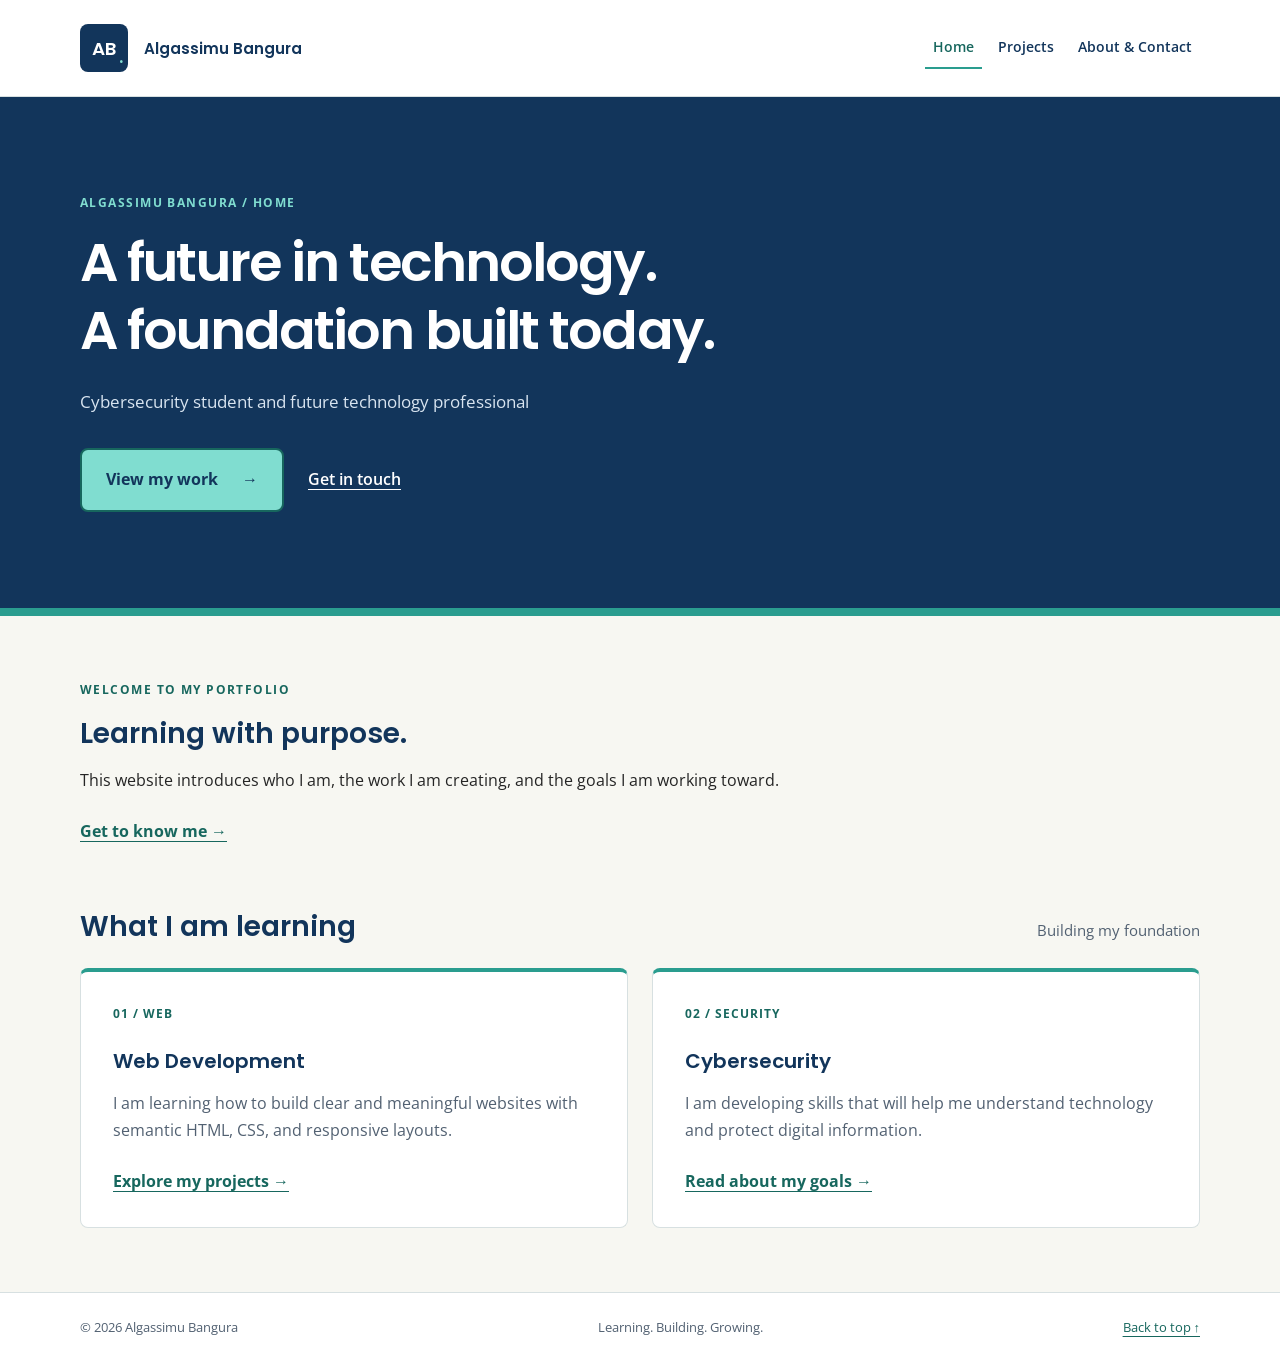
<file: index.html>
<!DOCTYPE html>
<html lang="en">
<head>
  <meta charset="UTF-8">
  <meta name="viewport" content="width=device-width, initial-scale=1.0">
  <meta name="description" content="Cybersecurity student and future technology professional — Algassimu Bangura’s personal portfolio.">
  <title>Home | Algassimu Bangura</title>
  <link rel="preconnect" href="https://fonts.googleapis.com">
  <link rel="preconnect" href="https://fonts.gstatic.com" crossorigin>
  <link href="https://fonts.googleapis.com/css2?family=Open+Sans:wght@400;600;700&amp;family=Poppins:wght@500;600;700&amp;display=swap" rel="stylesheet">
  <link rel="stylesheet" href="styles.css?v=4">
</head>
<body>
  <a class="skip-link" href="#main-content">Skip to content</a>
  <header class="site-header"><div class="container header-inner"><a class="brand" href="index.html" aria-label="Algassimu Bangura home"><span class="brand-mark" aria-hidden="true">AB<span>.</span></span><span>Algassimu Bangura</span></a><nav aria-label="Main navigation"><ul><li><a href="index.html" aria-current="page">Home</a></li><li><a href="projects.html">Projects</a></li><li><a href="about.html">About &amp; Contact</a></li></ul></nav></div></header>
  <main id="main-content">
    <section class="hero" aria-labelledby="page-title"><div class="container hero-inner"><p class="eyebrow">ALGASSIMU BANGURA / HOME</p><h1 id="page-title">A future in technology.<br>A foundation built today.</h1><p class="hero-description">Cybersecurity student and future technology professional</p><div class="hero-actions"><a class="button" href="projects.html">View my work <span aria-hidden="true">&rarr;</span></a><a class="hero-link" href="about.html#contact">Get in touch</a></div></div></section>
    <div class="container page-content"><section class="intro" aria-labelledby="welcome"><p class="eyebrow">Welcome to my portfolio</p><h2 id="welcome">Learning with purpose.</h2><p>This website introduces who I am, the work I am creating, and the goals I am working toward.</p><a class="text-link" href="about.html">Get to know me <span aria-hidden="true">&rarr;</span></a></section>
<section aria-labelledby="learning"><div class="section-heading"><h2 id="learning">What I am learning</h2><span class="section-note">Building my foundation</span></div><div class="card-grid"><article class="card"><span class="card-number" aria-hidden="true">01 / WEB</span><h3>Web Development</h3><p>I am learning how to build clear and meaningful websites with semantic HTML, CSS, and responsive layouts.</p><a class="text-link" href="projects.html">Explore my projects &rarr;</a></article><article class="card"><span class="card-number" aria-hidden="true">02 / SECURITY</span><h3>Cybersecurity</h3><p>I am developing skills that will help me understand technology and protect digital information.</p><a class="text-link" href="about.html#goals">Read about my goals &rarr;</a></article></div></section></div>
  </main>
  <footer class="site-footer"><div class="container footer-inner"><p>&copy; 2026 Algassimu Bangura</p><p>Learning. Building. Growing.</p><a href="#page-title">Back to top &uarr;</a></div></footer>
</body>
</html>
</file>
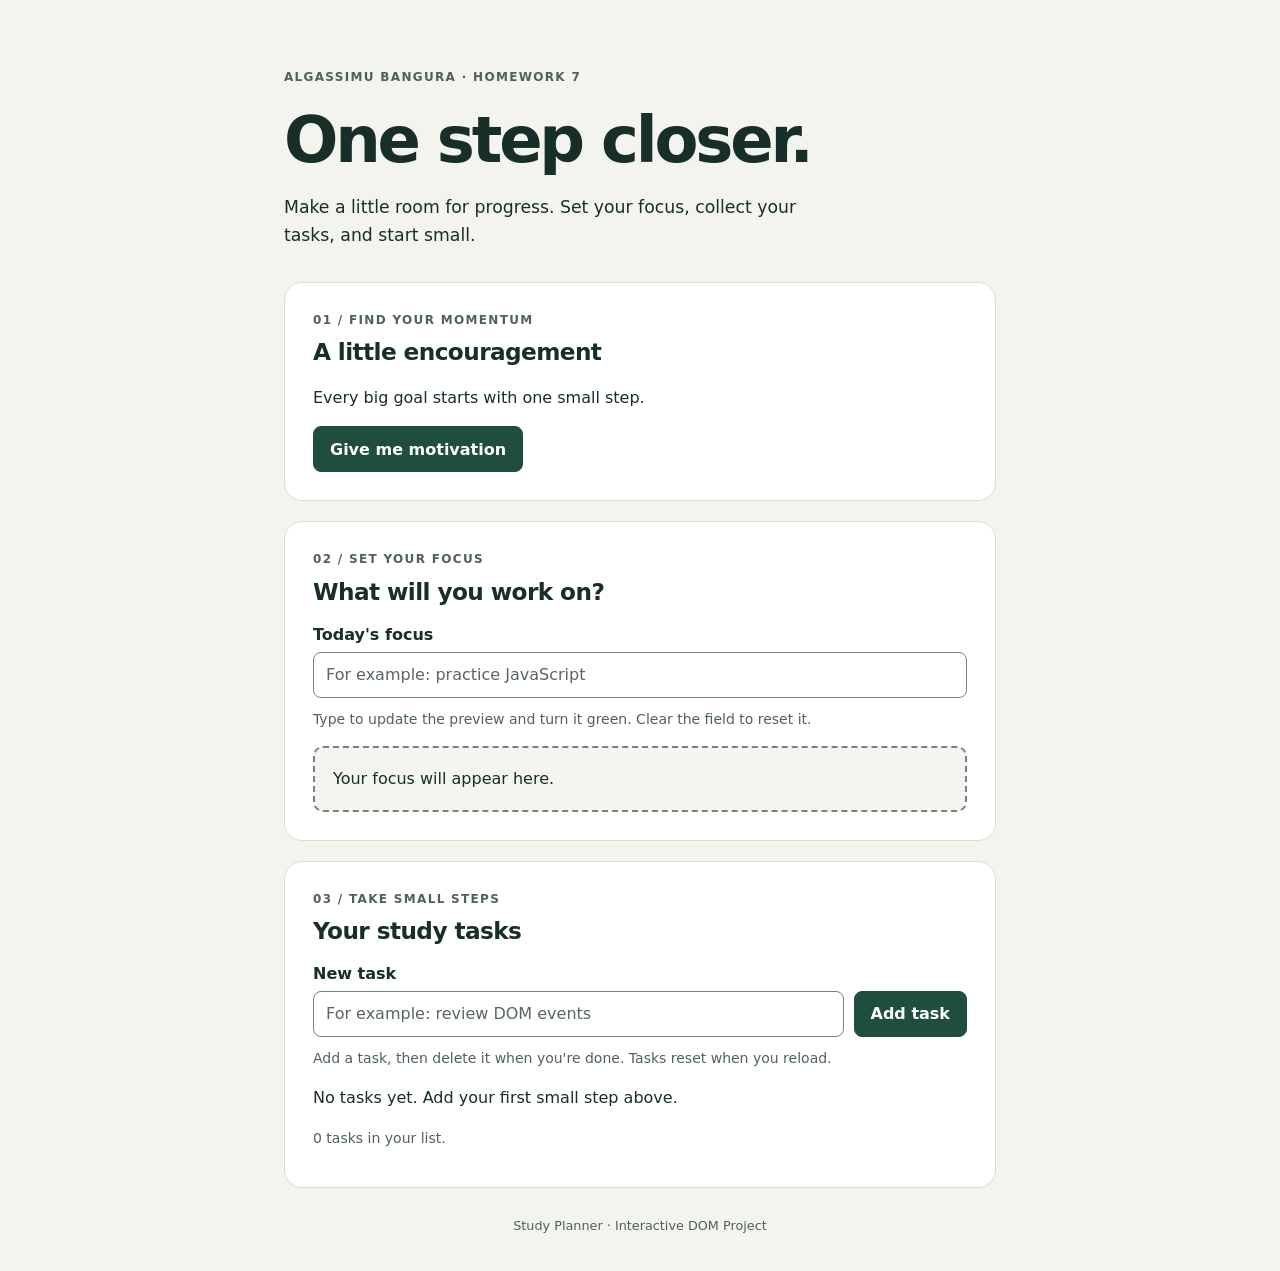
<file: homework7/index.html>
<!DOCTYPE html>
<html lang="en">
<head>
  <meta charset="UTF-8">
  <meta name="viewport" content="width=device-width, initial-scale=1.0">
  <title>Study Planner | Algassimu Bangura</title>
  <link rel="stylesheet" href="styles.css">
  <script src="script.js" defer></script>
</head>
<body>
  <main>
    <header>
      <p class="eyebrow">ALGASSIMU BANGURA · HOMEWORK 7</p>
      <h1>One step closer.</h1>
      <p class="intro">Make a little room for progress. Set your focus, collect your tasks, and start small.</p>
    </header>

    <section class="card" aria-labelledby="motivation-heading">
      <p class="step">01 / FIND YOUR MOMENTUM</p>
      <h2 id="motivation-heading">A little encouragement</h2>
      <p id="motivation-message" role="status">Every big goal starts with one small step.</p>
      <button id="motivation-button" type="button">Give me motivation</button>
    </section>

    <section class="card" aria-labelledby="focus-heading">
      <p class="step">02 / SET YOUR FOCUS</p>
      <h2 id="focus-heading">What will you work on?</h2>
      <label for="focus-input">Today's focus</label>
      <input id="focus-input" type="text" maxlength="80" placeholder="For example: practice JavaScript" aria-describedby="focus-help">
      <p id="focus-help" class="hint">Type to update the preview and turn it green. Clear the field to reset it.</p>
      <p id="focus-preview" class="focus-preview">Your focus will appear here.</p>
    </section>

    <section class="card" aria-labelledby="tasks-heading">
      <p class="step">03 / TAKE SMALL STEPS</p>
      <h2 id="tasks-heading">Your study tasks</h2>
      <form id="task-form">
        <label for="task-input">New task</label>
        <div class="input-row">
          <input id="task-input" type="text" maxlength="120" placeholder="For example: review DOM events" aria-describedby="task-help task-error" required>
          <button type="submit">Add task</button>
        </div>
        <p id="task-help" class="hint">Add a task, then delete it when you're done. Tasks reset when you reload.</p>
        <p id="task-error" class="error" role="alert"></p>
      </form>
      <p id="empty-message">No tasks yet. Add your first small step above.</p>
      <ul id="task-list" aria-label="Study tasks"></ul>
      <p id="task-status" class="hint" role="status">0 tasks in your list.</p>
    </section>
    <footer>Study Planner · Interactive DOM Project</footer>
  </main>
</body>
</html>
</file>
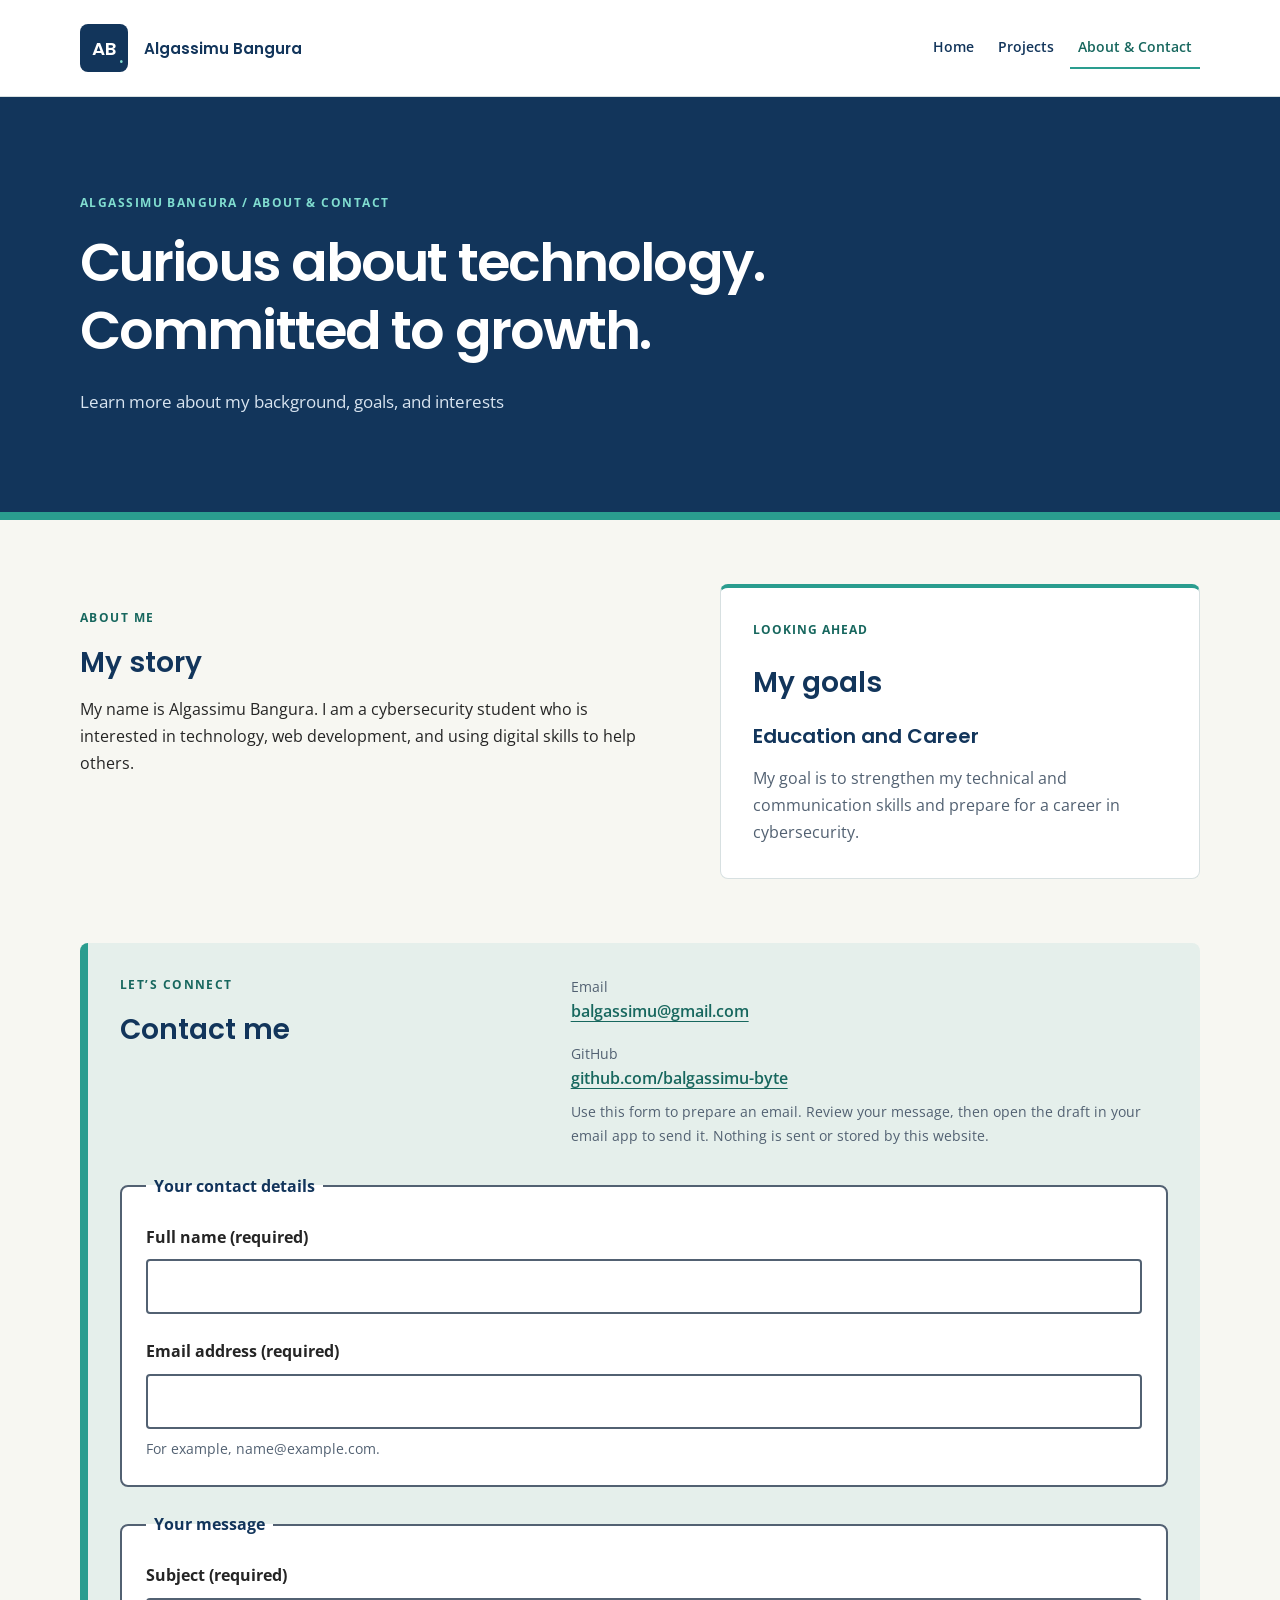
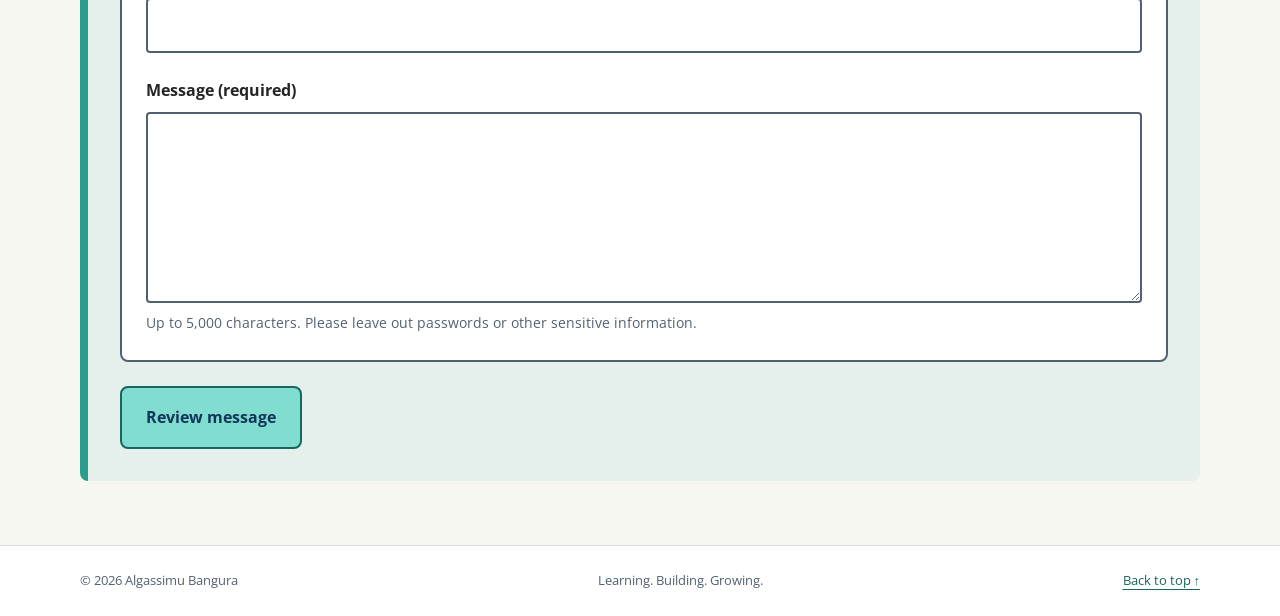
<file: about.html>
<!DOCTYPE html>
<html lang="en">
<head>
  <meta charset="UTF-8">
  <meta name="viewport" content="width=device-width, initial-scale=1.0">
  <meta name="description" content="Learn more about my background, goals, and interests — Algassimu Bangura’s personal portfolio.">
  <title>About &amp; Contact | Algassimu Bangura</title>
  <link rel="preconnect" href="https://fonts.googleapis.com">
  <link rel="preconnect" href="https://fonts.gstatic.com" crossorigin>
  <link href="https://fonts.googleapis.com/css2?family=Open+Sans:wght@400;600;700&amp;family=Poppins:wght@500;600;700&amp;display=swap" rel="stylesheet">
  <link rel="stylesheet" href="styles.css?v=4">
</head>
<body>
  <a class="skip-link" href="#main-content">Skip to content</a>
  <header class="site-header"><div class="container header-inner"><a class="brand" href="index.html" aria-label="Algassimu Bangura home"><span class="brand-mark" aria-hidden="true">AB<span>.</span></span><span>Algassimu Bangura</span></a><nav aria-label="Main navigation"><ul><li><a href="index.html">Home</a></li><li><a href="projects.html">Projects</a></li><li><a href="about.html" aria-current="page">About &amp; Contact</a></li></ul></nav></div></header>
  <main id="main-content" tabindex="-1">
    <section class="hero" aria-labelledby="page-title"><div class="container hero-inner"><p class="eyebrow">ALGASSIMU BANGURA / ABOUT &amp; CONTACT</p><h1 id="page-title">Curious about technology.<br>Committed to growth.</h1><p class="hero-description">Learn more about my background, goals, and interests</p></div></section>
    <div class="container page-content"><div class="about-grid"><section class="story" aria-labelledby="story"><p class="eyebrow">About me</p><h2 id="story">My story</h2><p>My name is Algassimu Bangura. I am a cybersecurity student who is interested in technology, web development, and using digital skills to help others.</p></section><section class="card" id="goals" aria-labelledby="goals-title"><span class="card-number">LOOKING AHEAD</span><h2 id="goals-title">My goals</h2><article><h3>Education and Career</h3><p>My goal is to strengthen my technical and communication skills and prepare for a career in cybersecurity.</p></article></section></div><section class="contact-panel" id="contact" aria-labelledby="contact-title"><div><p class="eyebrow">Let’s connect</p><h2 id="contact-title">Contact me</h2></div><div class="contact-details"><address><p><span>Email</span><a href="mailto:balgassimu@gmail.com">balgassimu@gmail.com</a></p><p><span>GitHub</span><a href="https://github.com/balgassimu-byte">github.com/balgassimu-byte</a></p></address><p class="form-note" id="form-help">Use this form to prepare an email. Review your message, then open the draft in your email app to send it. Nothing is sent or stored by this website.</p></div>
      <form id="contact-form" class="contact-form" aria-describedby="form-help" action="about.html#contact" method="get">
        <noscript><p>JavaScript is needed to prepare the email draft. You can contact me directly using the email link above.</p></noscript>
        <div id="error-summary" class="error-summary" role="alert" tabindex="-1" hidden></div>
        <fieldset>
          <legend>Your contact details</legend>
          <div class="form-field">
            <label for="contact-name">Full name (required)</label>
            <input id="contact-name" name="name" autocomplete="name" required maxlength="100" aria-describedby="name-error">
            <p class="field-error" id="name-error" hidden></p>
          </div>
          <div class="form-field">
            <label for="contact-email">Email address (required)</label>
            <input id="contact-email" name="email" type="email" autocomplete="email" required maxlength="254" aria-describedby="email-help email-error">
            <p class="field-help" id="email-help">For example, name@example.com.</p>
            <p class="field-error" id="email-error" hidden></p>
          </div>
        </fieldset>
        <fieldset>
          <legend>Your message</legend>
          <div class="form-field">
            <label for="contact-subject">Subject (required)</label>
            <input id="contact-subject" name="subject" required maxlength="120" aria-describedby="subject-error">
            <p class="field-error" id="subject-error" hidden></p>
          </div>
          <div class="form-field">
            <label for="contact-message">Message (required)</label>
            <textarea id="contact-message" name="message" rows="6" required maxlength="5000" aria-describedby="message-help message-error"></textarea>
            <p class="field-help" id="message-help">Up to 5,000 characters. Please leave out passwords or other sensitive information.</p>
            <p class="field-error" id="message-error" hidden></p>
          </div>
        </fieldset>
        <button id="review-message" class="button" type="submit" disabled>Review message</button>
        <div id="draft-preview" class="draft-preview" role="region" aria-labelledby="draft-title" tabindex="-1" hidden>
          <h3 id="draft-title">Review your email draft</h3>
          <p id="draft-text" class="draft-text"></p>
          <p class="form-note">Your message has not been sent. Open the draft below, then send it from your email app.</p>
          <a id="email-draft" class="text-link">Open email draft</a>
        </div>
      </form>
      </section></div>
  </main>
  <footer class="site-footer"><div class="container footer-inner"><p>&copy; 2026 Algassimu Bangura</p><p>Learning. Building. Growing.</p><a href="#page-title">Back to top &uarr;</a></div></footer>
  <script src="contact.js" defer></script>
</body>
</html>
</file>
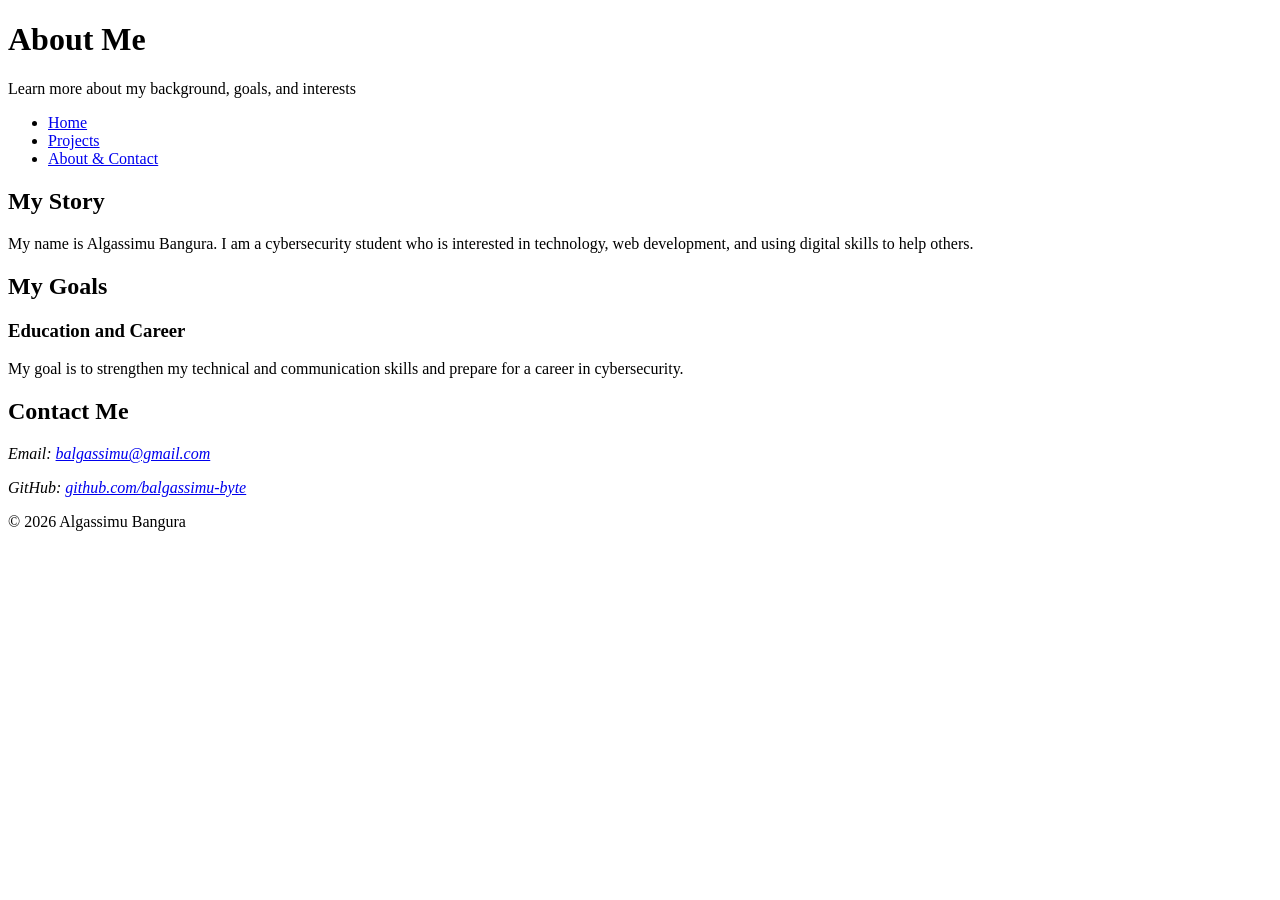
<file: about[1].html>
<!DOCTYPE html>
<html lang="en">
<head>
  <meta charset="UTF-8">
  <meta name="viewport" content="width=device-width, initial-scale=1.0">
  <title>About &amp; Contact | Algassimu Bangura</title>
</head>
<body>
  <header>
    <h1>About Me</h1>
    <p>Learn more about my background, goals, and interests</p>
    <nav aria-label="Main navigation">
      <ul>
        <li><a href="index.html">Home</a></li>
        <li><a href="projects.html">Projects</a></li>
        <li><a href="about.html" aria-current="page">About &amp; Contact</a></li>
      </ul>
    </nav>
  </header>

  <main>
    <section>
      <h2>My Story</h2>
      <p>My name is Algassimu Bangura. I am a cybersecurity student who is interested in technology, web development, and using digital skills to help others.</p>
    </section>

    <section>
      <h2>My Goals</h2>
      <article>
        <h3>Education and Career</h3>
        <p>My goal is to strengthen my technical and communication skills and prepare for a career in cybersecurity.</p>
      </article>
    </section>

    <section>
      <h2>Contact Me</h2>
      <address>
        <p>Email: <a href="mailto:balgassimu@gmail.com">balgassimu@gmail.com</a></p>
        <p>GitHub: <a href="https://github.com/balgassimu-byte">github.com/balgassimu-byte</a></p>
      </address>
    </section>
  </main>

  <footer>
    <p>&copy; 2026 Algassimu Bangura</p>
  </footer>
</body>
</html>
</file>
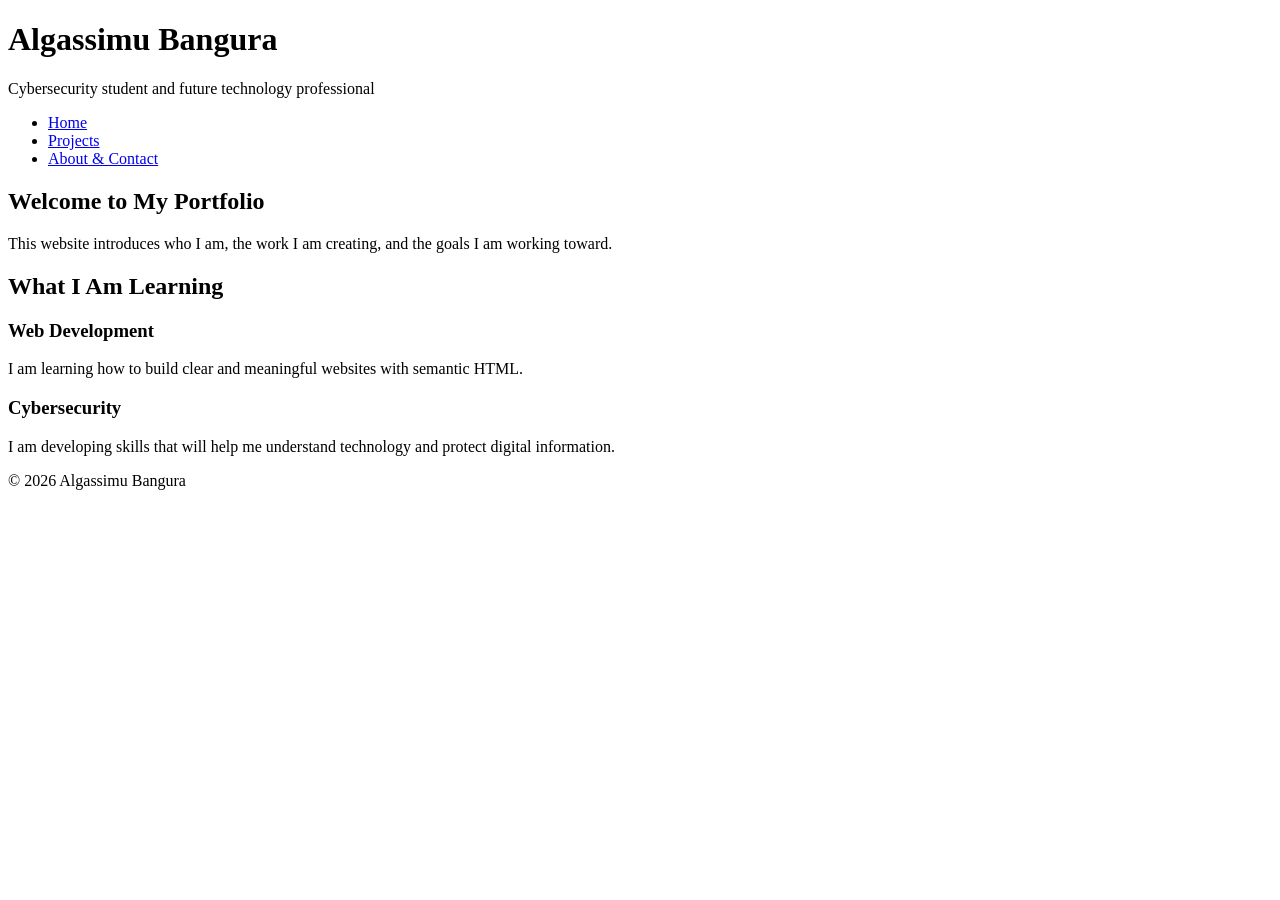
<file: index[1].html>
<!DOCTYPE html>
<html lang="en">
<head>
  <meta charset="UTF-8">
  <meta name="viewport" content="width=device-width, initial-scale=1.0">
  <title>Home | Algassimu Bangura</title>
</head>
<body>
  <header>
    <h1>Algassimu Bangura</h1>
    <p>Cybersecurity student and future technology professional</p>
    <nav aria-label="Main navigation">
      <ul>
        <li><a href="index.html" aria-current="page">Home</a></li>
        <li><a href="projects.html">Projects</a></li>
        <li><a href="about.html">About &amp; Contact</a></li>
      </ul>
    </nav>
  </header>

  <main>
    <section>
      <h2>Welcome to My Portfolio</h2>
      <p>This website introduces who I am, the work I am creating, and the goals I am working toward.</p>
    </section>

    <section>
      <h2>What I Am Learning</h2>
      <article>
        <h3>Web Development</h3>
        <p>I am learning how to build clear and meaningful websites with semantic HTML.</p>
      </article>
      <article>
        <h3>Cybersecurity</h3>
        <p>I am developing skills that will help me understand technology and protect digital information.</p>
      </article>
    </section>
  </main>

  <footer>
    <p>&copy; 2026 Algassimu Bangura</p>
  </footer>
</body>
</html>
</file>
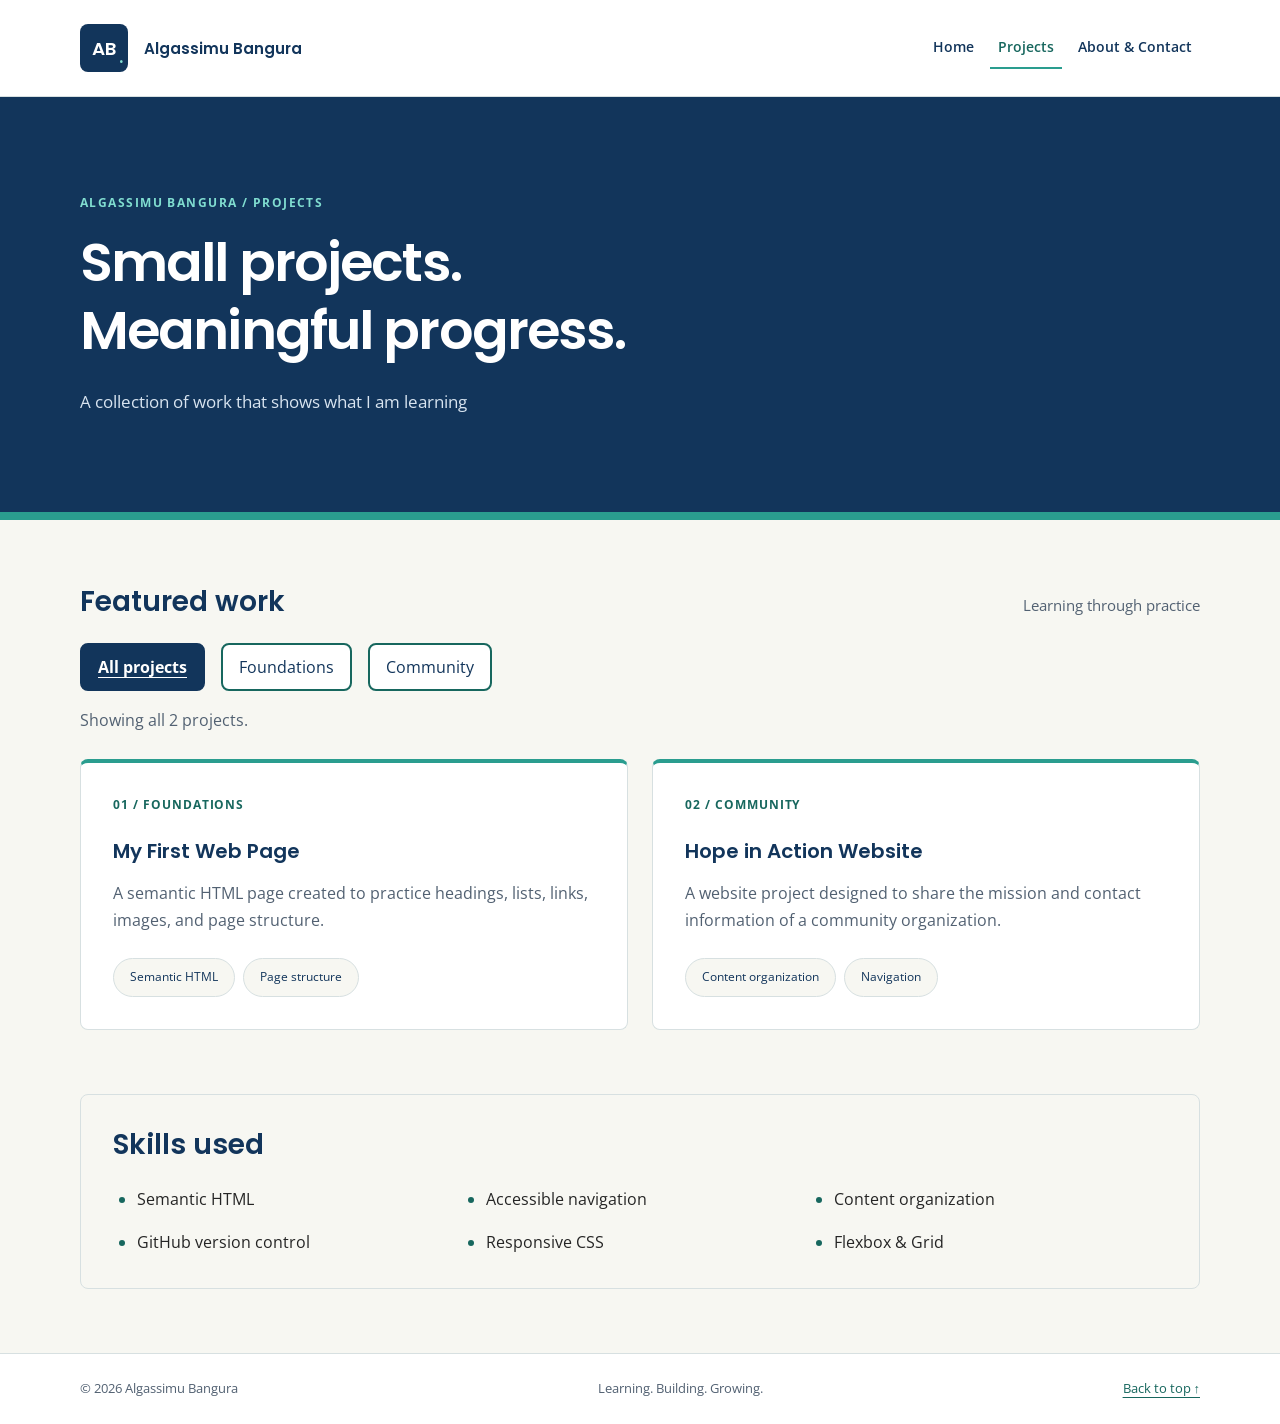
<file: projects.html>
<!DOCTYPE html>
<html lang="en">
<head>
  <meta charset="UTF-8">
  <meta name="viewport" content="width=device-width, initial-scale=1.0">
  <meta name="description" content="A collection of work that shows what I am learning — Algassimu Bangura’s personal portfolio.">
  <title>Projects | Algassimu Bangura</title>
  <link rel="preconnect" href="https://fonts.googleapis.com">
  <link rel="preconnect" href="https://fonts.gstatic.com" crossorigin>
  <link href="https://fonts.googleapis.com/css2?family=Open+Sans:wght@400;600;700&amp;family=Poppins:wght@500;600;700&amp;display=swap" rel="stylesheet">
  <link rel="stylesheet" href="styles.css?v=4">
</head>
<body>
  <a class="skip-link" href="#main-content">Skip to content</a>
  <header class="site-header"><div class="container header-inner"><a class="brand" href="index.html" aria-label="Algassimu Bangura home"><span class="brand-mark" aria-hidden="true">AB<span>.</span></span><span>Algassimu Bangura</span></a><nav aria-label="Main navigation"><ul><li><a href="index.html">Home</a></li><li><a href="projects.html" aria-current="page">Projects</a></li><li><a href="about.html">About &amp; Contact</a></li></ul></nav></div></header>
  <main id="main-content" tabindex="-1">
    <section class="hero" aria-labelledby="page-title"><div class="container hero-inner"><p class="eyebrow">ALGASSIMU BANGURA / PROJECTS</p><h1 id="page-title">Small projects.<br>Meaningful progress.</h1><p class="hero-description">A collection of work that shows what I am learning</p></div></section>
    <div class="container page-content"><section aria-labelledby="work"><div class="section-heading"><h2 id="work">Featured work</h2><span class="section-note">Learning through practice</span></div>
      <div id="project-filters" class="project-filters" role="group" aria-label="Filter projects" hidden>
        <button class="filter-button" type="button" data-filter="all" aria-pressed="true" aria-controls="project-list">All projects</button>
        <button class="filter-button" type="button" data-filter="foundations" aria-pressed="false" aria-controls="project-list">Foundations</button>
        <button class="filter-button" type="button" data-filter="community" aria-pressed="false" aria-controls="project-list">Community</button>
      </div>
      <p id="project-count" class="project-count" role="status" aria-atomic="true" hidden>Showing all 2 projects.</p>
      <div class="card-grid" id="project-list"><article class="card project-card" data-category="foundations"><span class="card-number" aria-hidden="true">01 / FOUNDATIONS</span><h3>My First Web Page</h3><p>A semantic HTML page created to practice headings, lists, links, images, and page structure.</p><ul class="tags" aria-label="Project skills"><li>Semantic HTML</li><li>Page structure</li></ul></article><article class="card project-card" data-category="community"><span class="card-number" aria-hidden="true">02 / COMMUNITY</span><h3>Hope in Action Website</h3><p>A website project designed to share the mission and contact information of a community organization.</p><ul class="tags" aria-label="Project skills"><li>Content organization</li><li>Navigation</li></ul></article></div></section><section class="skills-panel" aria-labelledby="skills"><h2 id="skills">Skills used</h2><ul class="skills-list"><li>Semantic HTML</li><li>Accessible navigation</li><li>Content organization</li><li>GitHub version control</li><li>Responsive CSS</li><li>Flexbox &amp; Grid</li></ul></section></div>
  </main>
  <footer class="site-footer"><div class="container footer-inner"><p>&copy; 2026 Algassimu Bangura</p><p>Learning. Building. Growing.</p><a href="#page-title">Back to top &uarr;</a></div></footer>
  <script src="projects.js" defer></script>
</body>
</html>
</file>
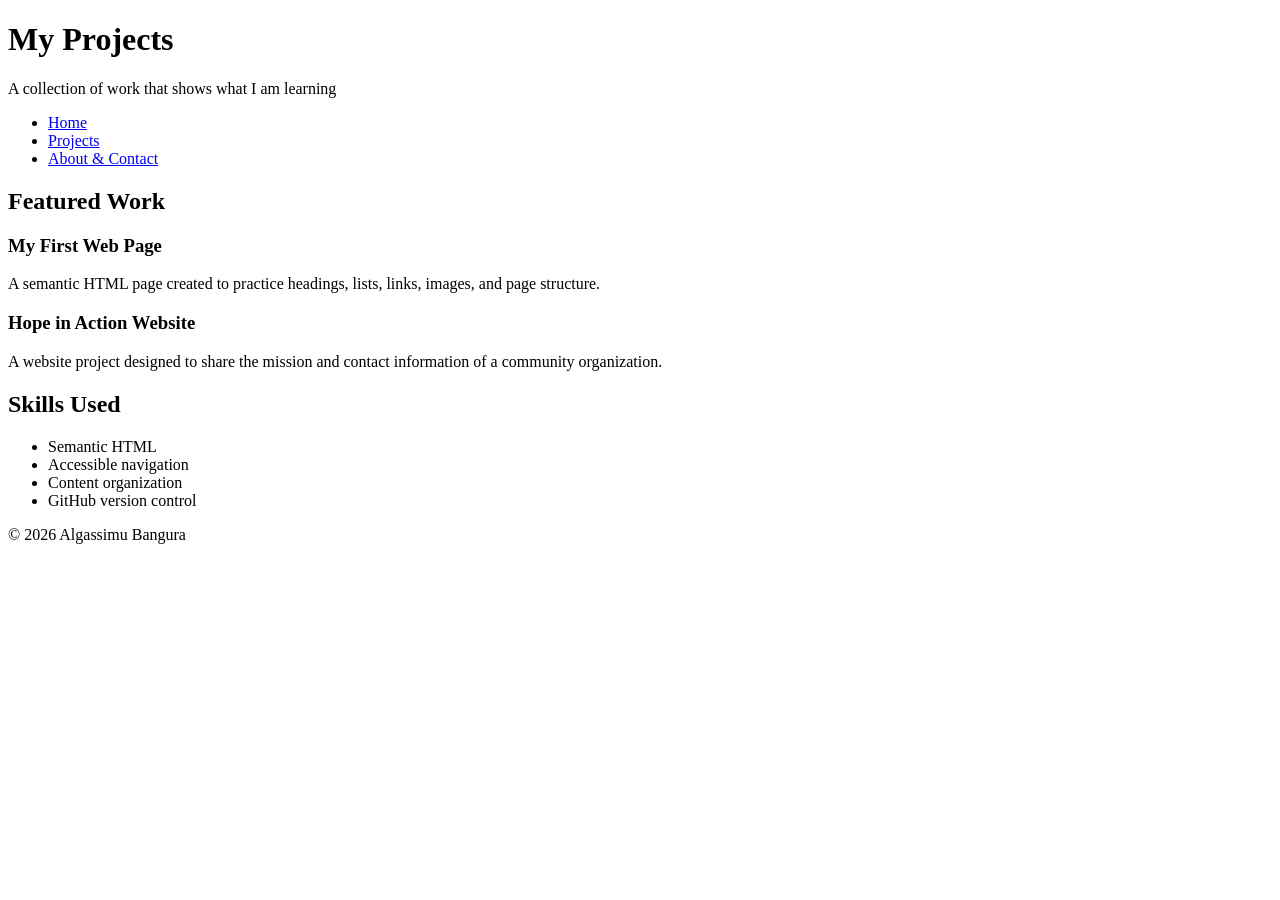
<file: projects[1].html>
<!DOCTYPE html>
<html lang="en">
<head>
  <meta charset="UTF-8">
  <meta name="viewport" content="width=device-width, initial-scale=1.0">
  <title>Projects | Algassimu Bangura</title>
</head>
<body>
  <header>
    <h1>My Projects</h1>
    <p>A collection of work that shows what I am learning</p>
    <nav aria-label="Main navigation">
      <ul>
        <li><a href="index.html">Home</a></li>
        <li><a href="projects.html" aria-current="page">Projects</a></li>
        <li><a href="about.html">About &amp; Contact</a></li>
      </ul>
    </nav>
  </header>

  <main>
    <section>
      <h2>Featured Work</h2>
      <article>
        <h3>My First Web Page</h3>
        <p>A semantic HTML page created to practice headings, lists, links, images, and page structure.</p>
      </article>
      <article>
        <h3>Hope in Action Website</h3>
        <p>A website project designed to share the mission and contact information of a community organization.</p>
      </article>
    </section>

    <section>
      <h2>Skills Used</h2>
      <ul>
        <li>Semantic HTML</li>
        <li>Accessible navigation</li>
        <li>Content organization</li>
        <li>GitHub version control</li>
      </ul>
    </section>
  </main>

  <footer>
    <p>&copy; 2026 Algassimu Bangura</p>
  </footer>
</body>
</html>
</file>
<file: styles.css>
/* Milestone 3: consistent accessible palette, typography, and 8px spacing scale. */
:root {
  --navy: #12355b;
  --teal: #2a9d8f;
  --teal-dark: #17675e;
  --mint: #80ddd0;
  --paper: #f7f7f2;
  --ink: #252525;
  --muted: #526172;
  --line: #d7e0e1;
  --white: #ffffff;
  --contact-bg: #e5efeb;
  --error: #9b1c20;
  --space-1: 8px;
  --space-2: 16px;
  --space-3: 24px;
  --space-4: 32px;
  --space-6: 48px;
  --space-8: 64px;
  --space-12: 96px;
}
* { box-sizing: border-box; }
html { scroll-behavior: smooth; }
body { margin: 0; font-family: 'Open Sans', Arial, sans-serif; color: var(--ink); background: var(--paper); line-height: 1.7; }
h1, h2, h3, .brand { font-family: 'Poppins', Arial, sans-serif; line-height: 1.25; }
h1, h2, h3, p, ul { margin: 0; }
h1 { font-size: clamp(2rem, 4.2vw, 3.5rem); letter-spacing: -.035em; font-weight: 600; }
h2 { color: var(--navy); font-size: 1.75rem; font-weight: 600; }
h3 { color: var(--navy); font-size: 1.25rem; font-weight: 600; }
a { color: var(--teal-dark); text-underline-offset: 4px; overflow-wrap: anywhere; }
a:hover { text-decoration-thickness: 2px; }
a:focus-visible { outline: 3px solid var(--teal-dark); outline-offset: 5px; border-radius: 2px; }
.container { width: min(1120px, calc(100% - 32px)); margin-inline: auto; }
.skip-link { position: absolute; top: -100px; left: 16px; background: var(--white); padding: 16px; z-index: 10; }
.skip-link:focus { top: 8px; }
.site-header { background: var(--white); border-bottom: 1px solid var(--line); }
.header-inner { display: flex; flex-direction: column; align-items: flex-start; gap: var(--space-2); padding-block: var(--space-3); }
.brand { display: flex; align-items: center; gap: var(--space-2); color: var(--navy); font-weight: 600; text-decoration: none; font-size: .95rem; }
.brand-mark { display: grid; place-content: center; position: relative; background: var(--navy); color: var(--white); width: 48px; height: 48px; font-size: 1.15rem; border-radius: 8px; }
.brand-mark span { position: absolute; color: var(--mint); right: 5px; bottom: 4px; }
nav { width: 100%; }
nav ul { list-style: none; padding: 0; display: flex; flex-wrap: wrap; gap: var(--space-1); }
nav a { display: block; padding: 8px; color: var(--navy); font-size: .85rem; font-weight: 600; text-decoration: none; border-bottom: 2px solid transparent; }
nav a:hover, nav a[aria-current='page'] { border-color: var(--teal); color: var(--teal-dark); }
.hero { background: var(--navy); color: var(--white); border-bottom: 8px solid var(--teal); }
.hero-inner { padding-block: var(--space-6); }
.eyebrow { font-size: .75rem; font-weight: 700; letter-spacing: .12em; text-transform: uppercase; color: var(--teal-dark); margin-bottom: var(--space-2); }
.hero .eyebrow { color: var(--mint); }
.hero-description { max-width: 640px; margin-top: var(--space-3); color: #d8e4f0; font-size: 1.05rem; }
.hero-actions { display: flex; flex-wrap: wrap; gap: var(--space-3); align-items: center; margin-top: var(--space-4); }
.button { display: inline-flex; gap: var(--space-3); align-items: center; padding: 16px 24px; background: var(--mint); color: var(--navy); font-weight: 700; text-decoration: none; border-radius: 8px; border: 2px solid var(--teal-dark); }
.button:hover { background: var(--white); }
.button:disabled { opacity: 1; cursor: not-allowed; }
.hero-link { color: var(--white); font-weight: 600; padding-block: 8px; }
.page-content { display: grid; gap: var(--space-6); padding-block: var(--space-6); }
.intro { max-width: 720px; }
.intro p:not(.eyebrow), .story > p:not(.eyebrow) { margin-top: var(--space-2); }
.text-link { display: inline-block; margin-top: var(--space-3); font-weight: 700; }
.section-heading { display: flex; flex-direction: column; gap: var(--space-1); margin-bottom: var(--space-3); }
.section-note { color: var(--muted); font-size: .85rem; }
.card-grid, .about-grid { display: grid; grid-template-columns: minmax(0, 1fr); gap: var(--space-3); }
.card { min-width: 0; padding: var(--space-3); background: var(--white); border: 1px solid var(--line); border-top: 4px solid var(--teal); border-radius: 8px; }
.card-number { display: block; color: var(--teal-dark); font-size: .75rem; font-weight: 700; letter-spacing: .08em; margin-bottom: var(--space-3); }
.card p { margin-top: var(--space-2); color: var(--muted); }
.card h2 { margin-bottom: var(--space-3); }
.tags { list-style: none; padding: 0; display: flex; flex-wrap: wrap; gap: var(--space-1); margin-top: var(--space-3); }
.tags li { font-size: .75rem; padding: 8px 16px; border: 1px solid var(--line); border-radius: 24px; background: var(--paper); color: var(--navy); }
.skills-panel { padding: var(--space-3); border: 1px solid var(--line); border-radius: 8px; }
.skills-list { display: grid; gap: var(--space-2); padding-left: var(--space-3); margin-top: var(--space-3); }
.skills-list li::marker { color: var(--teal-dark); }
#contact { border-left: 8px solid var(--teal); }
.contact-panel { display: grid; gap: var(--space-3); padding: var(--space-3); background: var(--contact-bg); border-radius: 8px; }
address { font-style: normal; min-width: 0; }
address p + p { margin-top: var(--space-2); }
address span { display: block; color: var(--muted); font-size: .85rem; }
address a { font-weight: 600; }
.site-footer { background: var(--white); border-top: 1px solid var(--line); }
.footer-inner { display: flex; flex-direction: column; gap: var(--space-1); padding-block: var(--space-3); font-size: .8rem; color: var(--muted); }
/* Tablet: horizontal navigation, two-column cards and skills. */
@media (min-width: 768px) {
  .container { width: min(1120px, calc(100% - 64px)); }
  .header-inner { flex-direction: row; align-items: center; justify-content: space-between; }
  nav { width: auto; }
  .hero-inner { padding-block: var(--space-8); }
  .page-content { gap: var(--space-8); padding-block: var(--space-8); }
  .card-grid { grid-template-columns: repeat(2, minmax(0, 1fr)); }
  .card { padding: var(--space-4); }
  .section-heading { flex-direction: row; justify-content: space-between; align-items: baseline; }
  .skills-list { grid-template-columns: repeat(2, minmax(0, 1fr)); }
  .skills-panel, .contact-panel { padding: var(--space-4); }
  .footer-inner { flex-direction: row; justify-content: space-between; align-items: center; gap: var(--space-3); }
}
/* Desktop: wider hero, asymmetrical about section and side-by-side contact. */
@media (min-width: 1024px) {
  .hero-inner { padding-block: var(--space-12); }
  .about-grid { grid-template-columns: 1.2fr 1fr; gap: var(--space-8); align-items: start; }
  .story { padding-top: var(--space-3); }
  .contact-panel { grid-template-columns: 1fr 1.4fr; align-items: center; }
  .skills-list { grid-template-columns: repeat(3, minmax(0, 1fr)); }
  .section-note { font-size: .95rem; }
}
@media (prefers-reduced-motion: reduce) { html { scroll-behavior: auto; } }

/* Form groups use proximity and common regions; the shared tokens apply on every page. */
[hidden] { display: none !important; }
button, input, textarea { font: inherit; }
button { cursor: pointer; }
:where(a, button, input, textarea, [tabindex]):focus-visible {
  outline: 3px solid var(--teal-dark);
  outline-offset: 4px;
}
.hero :where(a, button):focus-visible { outline-color: var(--mint); }
.contact-panel { align-items: start; }
.contact-form { grid-column: 1 / -1; display: grid; gap: var(--space-3); min-width: 0; }
.contact-form fieldset { margin: 0; padding: var(--space-3); border: 2px solid var(--muted); border-radius: 8px; min-width: 0; background: var(--white); }
.contact-form legend { padding-inline: 8px; color: var(--navy); font-weight: 700; }
.form-field + .form-field { margin-top: var(--space-3); }
.form-field label { display: block; margin-bottom: var(--space-1); font-weight: 700; color: var(--ink); }
.form-field input, .form-field textarea { display: block; width: 100%; max-width: 100%; min-height: 48px; padding: 12px; color: var(--ink); background: var(--white); border: 2px solid var(--muted); border-radius: 4px; }
.form-field textarea { resize: vertical; }
.form-field [aria-invalid="true"] { border-color: var(--error); border-width: 3px; }
.field-help, .form-note { margin-top: var(--space-1); color: var(--muted); font-size: .9rem; }
.field-error { color: var(--error); font-weight: 700; margin-top: var(--space-1); }
.error-summary { color: var(--error); background: var(--white); border: 3px solid var(--error); padding: var(--space-3); border-radius: 4px; }
.error-summary h3, .error-summary a { color: var(--error); }
.error-summary ul { padding-left: var(--space-3); margin-top: var(--space-2); }
.contact-form > .button { justify-self: start; }
.draft-preview { padding: var(--space-3); background: var(--white); border: 2px solid var(--teal-dark); border-radius: 8px; }
.draft-text { white-space: pre-wrap; overflow-wrap: anywhere; margin-top: var(--space-2); }

/* Milestone 4: the selected filter uses text, border, and pressed state. */
.project-filters { display: flex; flex-wrap: wrap; gap: var(--space-2); }
.filter-button { min-height: 48px; padding: 8px 16px; border: 2px solid var(--teal-dark); border-radius: 8px; background: var(--white); color: var(--navy); }
.filter-button:hover { background: var(--contact-bg); }
.filter-button[aria-pressed="true"] { background: var(--navy); color: var(--white); border-color: var(--navy); font-weight: 700; text-decoration: underline; text-underline-offset: 4px; }
.project-count { margin-block: var(--space-2) var(--space-3); color: var(--muted); }
</file>
<file: homework7/styles.css>
:root { color-scheme: light; font-family: system-ui, sans-serif; color: #182e28; background: #f2f4ed; }
* { box-sizing: border-box; }
body { margin: 0; }
main { max-width: 760px; margin: auto; padding: 56px 24px 28px; }
header { margin-bottom: 32px; }
.eyebrow, .step { font-size: .75rem; font-weight: 750; letter-spacing: .11em; }
.eyebrow, .step, .hint, footer { color: #4f625a; }
h1 { font-size: clamp(2.4rem, 7vw, 4rem); line-height: 1.05; letter-spacing: -.05em; margin: 20px 0; }
h2 { font-size: 1.45rem; margin: 8px 0 20px; letter-spacing: -.025em; }
p { line-height: 1.6; }
.intro { max-width: 550px; font-size: 1.08rem; }
.card { background: #fff; border: 1px solid #d6dfd5; border-radius: 18px; padding: 28px; margin-bottom: 20px; }
.step { margin: 0; }
label { display: block; margin-bottom: 8px; font-weight: 650; }
input, button { font: inherit; border-radius: 8px; min-height: 46px; }
input { width: 100%; padding: 11px 12px; color: #182e28; background: #fff; border: 1px solid #73857a; }
input::placeholder { color: #58665f; }
button { background: #204e3d; color: #fff; border: 1px solid #204e3d; font-weight: 650; padding: 10px 16px; cursor: pointer; }
button:hover { background: #133b2c; }
button:focus-visible, input:focus-visible { outline: 3px solid #965312; outline-offset: 3px; }
.hint { font-size: .875rem; margin: 10px 0; }
.focus-preview { overflow-wrap: anywhere; padding: 18px; border: 2px dashed #73857a; border-radius: 10px; background: #f4f5f1; margin-bottom: 0; }
.focus-preview.has-focus { background: #def2e2; color: #163e29; border: 2px solid #286342; font-weight: 650; }
.input-row { display: flex; gap: 10px; }
.input-row input { min-width: 0; flex: 1; }
.input-row button { flex-shrink: 0; }
.error { color: #9c2424; font-size: .9rem; }
.error:empty { display: none; }
#task-list { list-style: none; padding: 0; }
.task-item { display: flex; align-items: center; gap: 16px; padding: 14px 0; border-bottom: 1px solid #d6dfd5; }
.task-item span { flex: 1; min-width: 0; overflow-wrap: anywhere; }
.delete-button { background: #fff; color: #8e2525; border-color: #ba8b8b; }
.delete-button:hover { background: #fbeeee; }
footer { text-align: center; padding: 10px; font-size: .8rem; }
@media (max-width: 480px) {
  main { padding: 32px 16px 20px; }
  .card { padding: 20px; }
  .input-row { flex-direction: column; }
}
</file>
